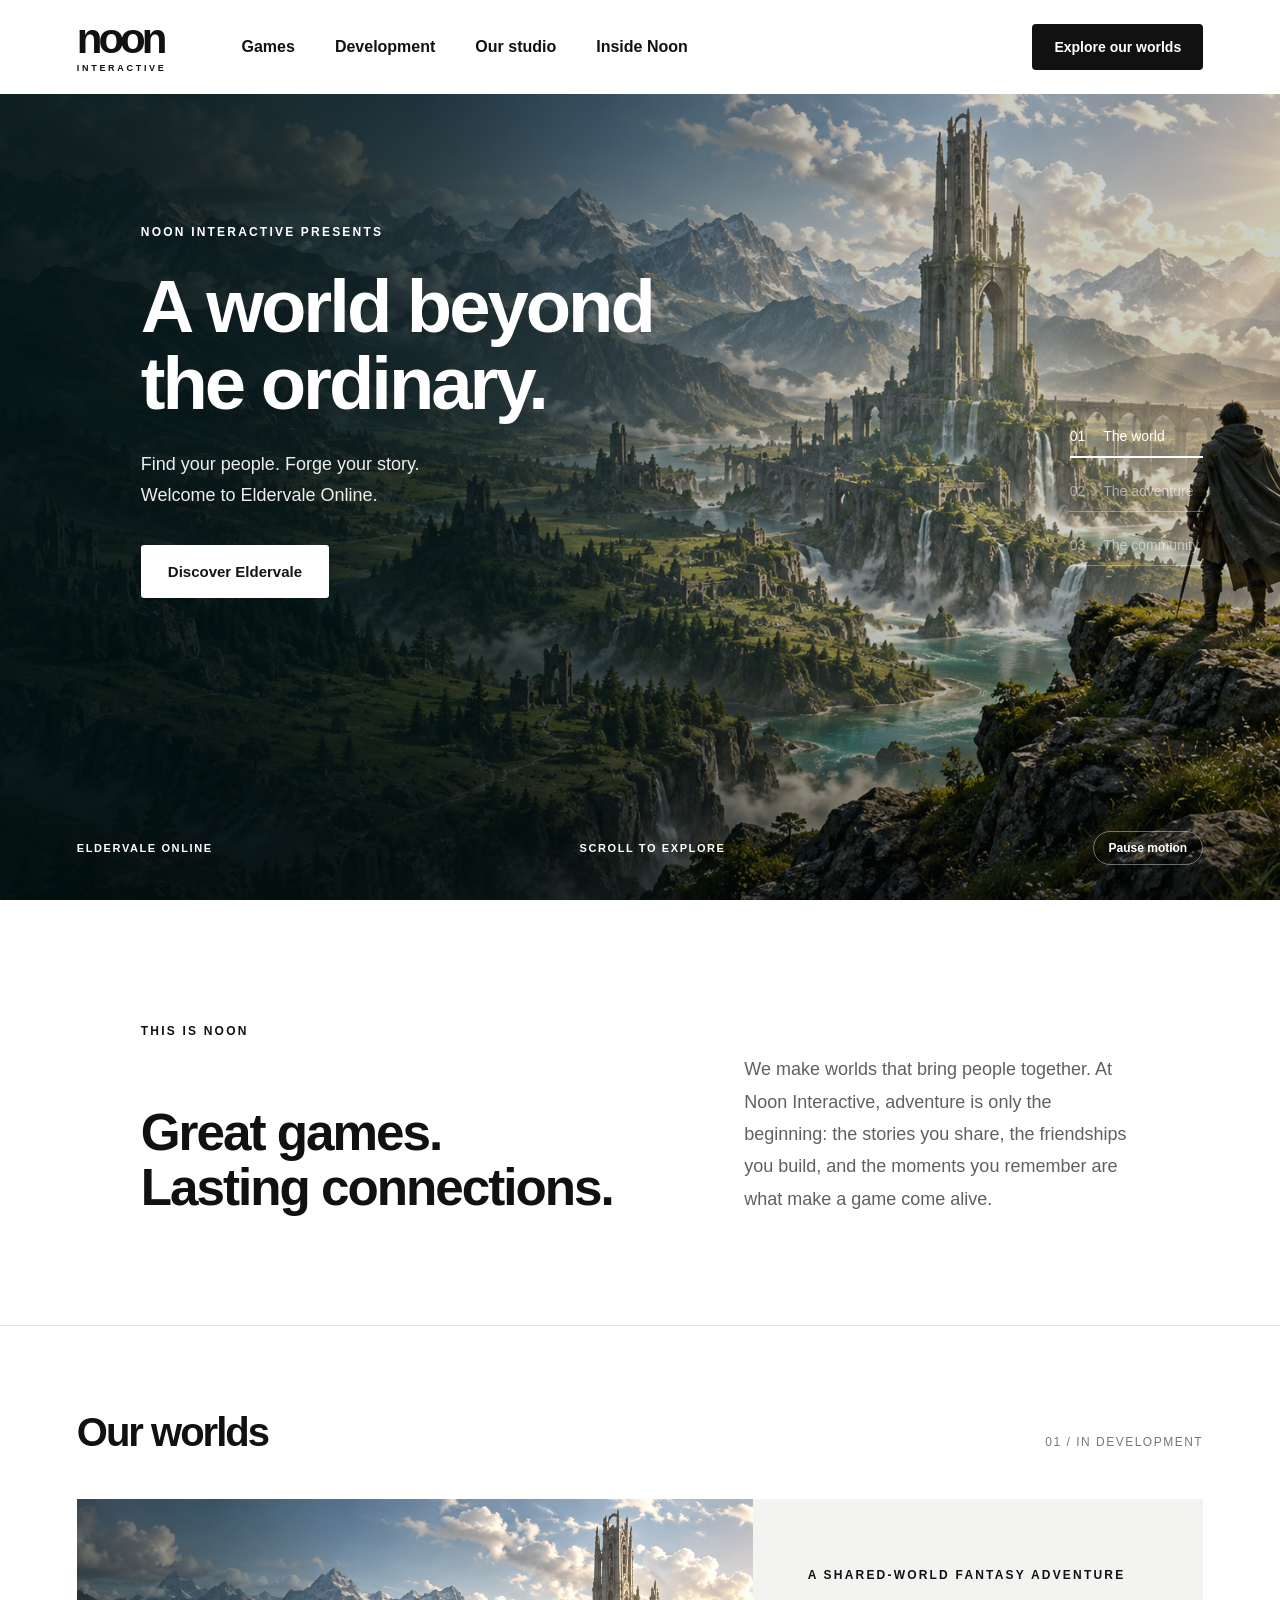
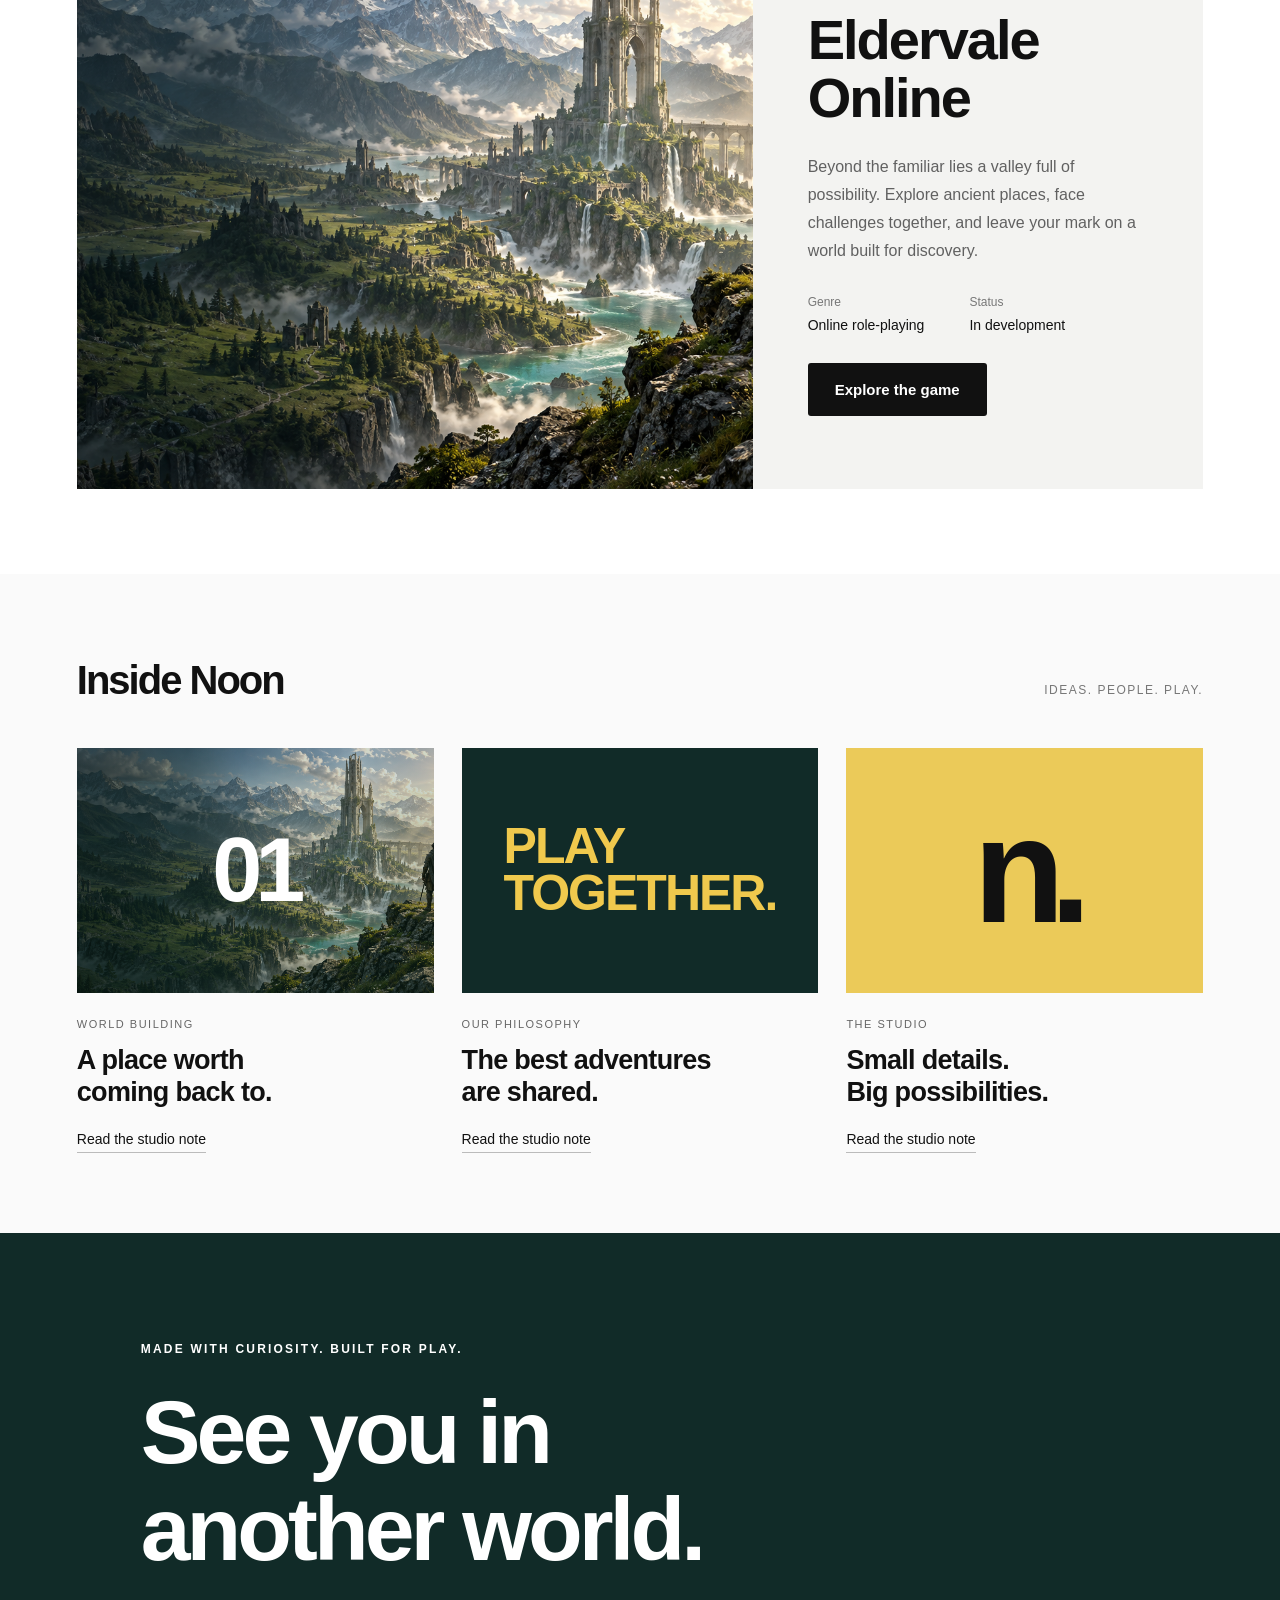
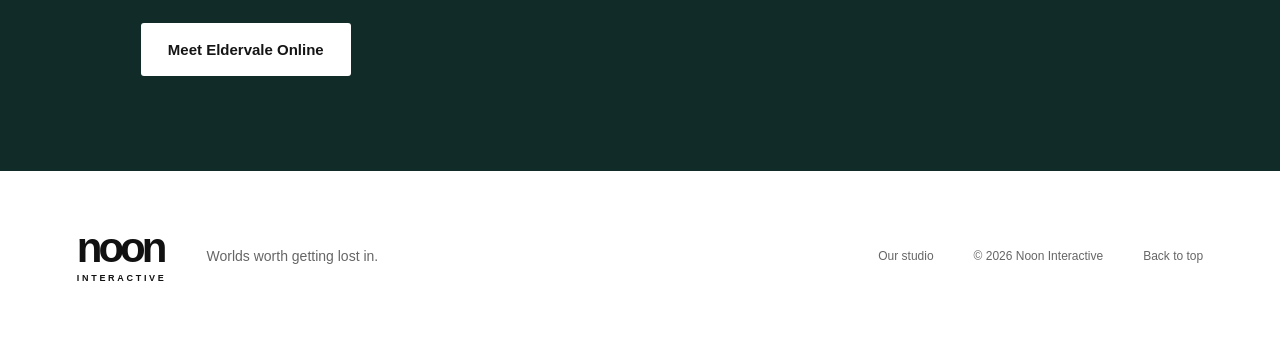
<file: index.html>
<!doctype html>
<html lang="en"><head><meta charset="utf-8"><meta name="viewport" content="width=device-width,initial-scale=1"><title>Noon Interactive — Worlds worth getting lost in</title><meta name="description" content="Discover Noon Interactive, the studio behind Eldervale Online. Explore our world and our approach to making games."><link rel="icon" type="image/svg+xml" href="data:image/svg+xml,%3Csvg xmlns='http://www.w3.org/2000/svg' viewBox='0 0 40 40'%3E%3Crect width='40' height='40' rx='8'/%3E%3Cpath d='M10 29V11h5l10 11V11h5v18h-5L15 18v11' fill='white'/%3E%3C/svg%3E"><link rel="stylesheet" href="style.css"><link rel="canonical" href="https://nooninteractive.com/"></head>
<body><header><a class="brand" href="#home" aria-label="Noon Interactive home">noon<span>INTERACTIVE</span></a><nav aria-label="Main navigation"><a href="#games">Games</a><a href="/eldervale/progress-tracker/">Development</a><a href="#studio">Our studio</a><a href="#journal">Inside Noon</a></nav><button class="menu" aria-label="Open navigation" aria-expanded="false">Menu</button><a class="header-cta" href="#games">Explore our worlds</a></header>
<main><section class="hero" id="home" aria-label="Eldervale Online showcase"><div class="hero-bg"></div><div class="hero-shade"></div><div class="hero-copy"><p class="eyebrow">NOON INTERACTIVE PRESENTS</p><h1>A world beyond<br>the ordinary.</h1><p class="hero-description">Find your people. Forge your story.<br>Welcome to Eldervale Online.</p><a class="button white" href="/eldervale/">Discover Eldervale</a></div><div class="slide-controls" aria-label="Showcase views"><button class="view active" data-view="0" aria-label="Show the world" aria-pressed="true">01 <span>The world</span></button><button class="view" data-view="1" aria-label="Show the adventure" aria-pressed="false">02 <span>The adventure</span></button><button class="view" data-view="2" aria-label="Show the community" aria-pressed="false">03 <span>The community</span></button></div><div class="hero-footer"><span>ELDERVALE ONLINE</span><span>SCROLL TO EXPLORE</span><button id="motion" aria-pressed="false" aria-label="Pause ambient motion">Pause motion</button></div></section>
<section class="intro" id="studio"><p class="eyebrow">THIS IS NOON</p><div><h2>Great games.<br>Lasting connections.</h2><p>We make worlds that bring people together. At Noon Interactive, adventure is only the beginning: the stories you share, the friendships you build, and the moments you remember are what make a game come alive.</p></div></section>
<section class="games" id="games"><div class="section-top"><h2>Our worlds</h2><span>01 / IN DEVELOPMENT</span></div><article class="game-feature"><div class="game-image" role="img" aria-label="The expansive fantasy landscape of Eldervale"></div><div class="game-copy"><p class="eyebrow">A SHARED-WORLD FANTASY ADVENTURE</p><h3>Eldervale<br>Online</h3><p>Beyond the familiar lies a valley full of possibility. Explore ancient places, face challenges together, and leave your mark on a world built for discovery.</p><dl><div><dt>Genre</dt><dd>Online role-playing</dd></div><div><dt>Status</dt><dd>In development</dd></div></dl><a class="button black" href="/eldervale/">Explore the game</a></div></article></section>
<section class="journal" id="journal"><div class="section-top"><h2>Inside Noon</h2><span>IDEAS. PEOPLE. PLAY.</span></div><div class="journal-grid"><button class="story" data-story="0"><span class="story-art landscape">01</span><span class="story-tag">WORLD BUILDING</span><h3>A place worth<br>coming back to.</h3><span class="read">Read the studio note</span></button><button class="story" data-story="1"><span class="story-art word-art">PLAY<br>TOGETHER.</span><span class="story-tag">OUR PHILOSOPHY</span><h3>The best adventures<br>are shared.</h3><span class="read">Read the studio note</span></button><button class="story" data-story="2"><span class="story-art yellow-art">n.</span><span class="story-tag">THE STUDIO</span><h3>Small details.<br>Big possibilities.</h3><span class="read">Read the studio note</span></button></div></section>
<section class="statement"><p class="eyebrow">MADE WITH CURIOSITY. BUILT FOR PLAY.</p><h2>See you in<br>another world.</h2><a class="button white" href="/eldervale/">Meet Eldervale Online</a></section></main><footer><a class="brand" href="#home">noon<span>INTERACTIVE</span></a><p>Worlds worth getting lost in.</p><a href="#studio">Our studio</a><span>© 2026 Noon Interactive</span><a href="#home">Back to top</a></footer>
<dialog id="detail"><button class="close" aria-label="Close details">Close</button><p class="eyebrow" id="dialog-label"></p><h2 id="dialog-title"></h2><div id="dialog-body"></div></dialog><script src="script.js"></script></body></html>
</file>
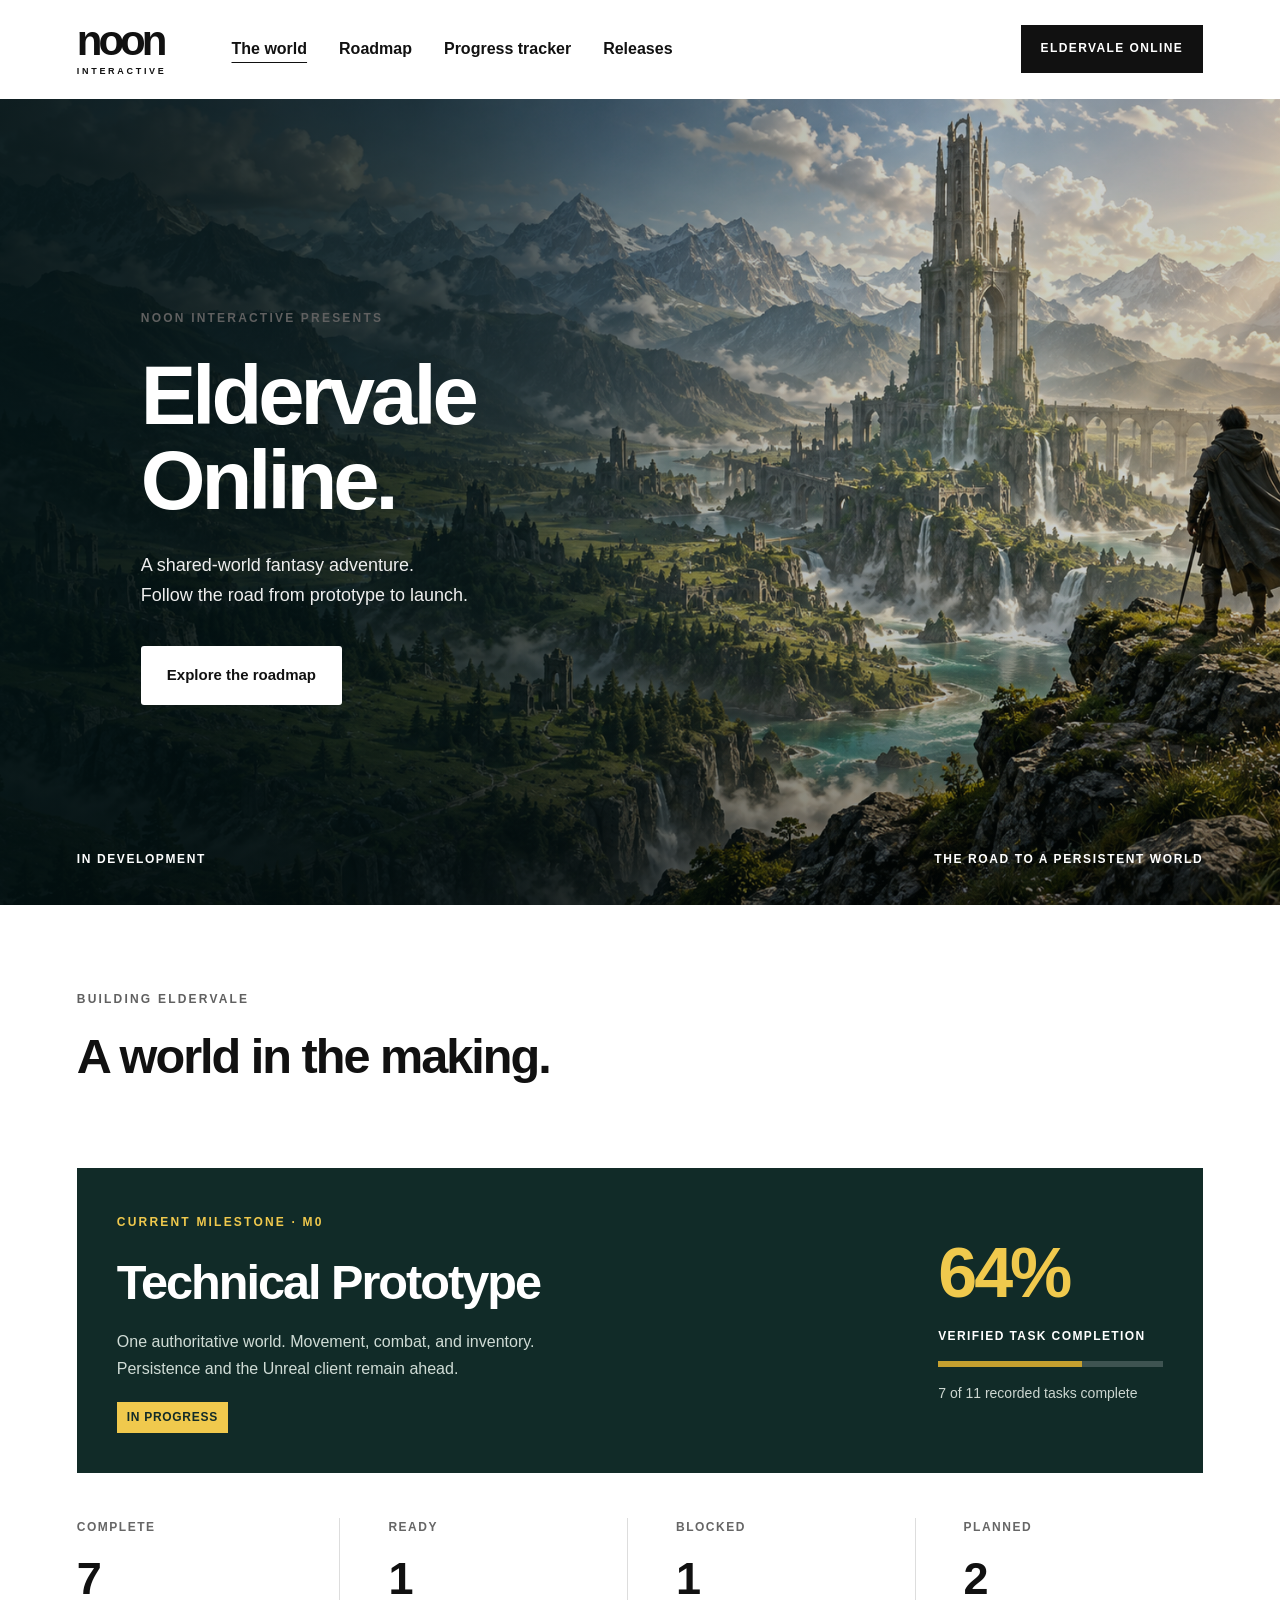
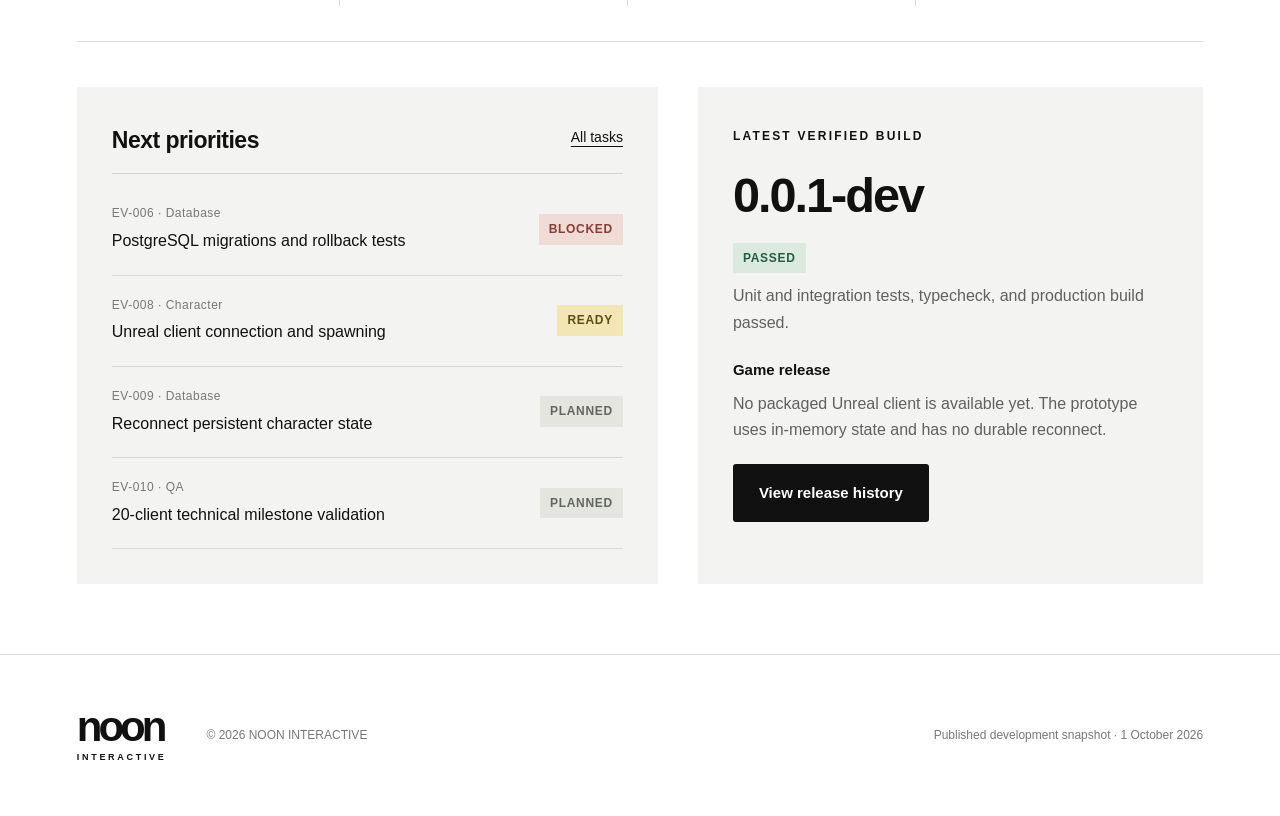
<file: eldervale/index.html>
<!doctype html><html lang="en"><head><meta charset="utf-8"><meta name="viewport" content="width=device-width, initial-scale=1"><title>The road to a persistent world · Eldervale Online</title><meta name="description" content="Eldervale Online · Development progress"><link rel="icon" href="/eldervale/favicon.svg"><link rel="stylesheet" href="/eldervale/style.css"><script src="/eldervale/app.js" defer></script><link rel="canonical" href="https://nooninteractive.com/eldervale/"></head><body><header class="site-header"><a class="brand" href="/" aria-label="Eldervale home">noon<span>INTERACTIVE</span></a><nav aria-label="Main navigation"><a href="/eldervale/" aria-current="page">The world</a><a href="/eldervale/progress-tracker/" >Roadmap</a><a href="/eldervale/tasks/" >Progress tracker</a><a href="/eldervale/releases/" >Releases</a></nav><span class="header-status">ELDERVALE ONLINE</span></header><main><section class="world-hero"><div class="world-copy"><p class="eyebrow">NOON INTERACTIVE PRESENTS</p><h1>Eldervale<br>Online.</h1><p class="world-description">A shared-world fantasy adventure.<br>Follow the road from prototype to launch.</p><a class="button white" href="/eldervale/progress-tracker/">Explore the roadmap</a></div><div class="world-footer"><span>IN DEVELOPMENT</span><span>THE ROAD TO A PERSISTENT WORLD</span></div></section><div class="section-heading"><p class="eyebrow">BUILDING ELDERVALE</p><h2>A world in the making.</h2></div><section class="hero"><div><span class="eyebrow">CURRENT MILESTONE · M0</span><h2>Technical Prototype</h2><p>One authoritative world. Movement, combat, and inventory.<br>Persistence and the Unreal client remain ahead.</p><span class="badge in_progress">IN PROGRESS</span></div><div class="hero-progress"><strong>64%</strong><span>VERIFIED TASK COMPLETION</span><div class="progress" role="progressbar" aria-label="Verified task completion" aria-valuenow="64" aria-valuemin="0" aria-valuemax="100"><i style="width:64%"></i></div><small>7 of 11 recorded tasks complete</small></div></section><div class="stats"><article><span>COMPLETE</span><strong>7</strong></article><article><span>READY</span><strong>1</strong></article><article><span>BLOCKED</span><strong>1</strong></article><article><span>PLANNED</span><strong>2</strong></article></div><div class="columns"><section class="panel"><div class="panel-title"><h3>Next priorities</h3><a href="/eldervale/tasks/">All tasks</a></div><a class="row" href="/eldervale/tasks/"><span><small>EV-006 · Database</small>PostgreSQL migrations and rollback tests</span><span class="badge blocked">BLOCKED</span></a><a class="row" href="/eldervale/tasks/"><span><small>EV-008 · Character</small>Unreal client connection and spawning</span><span class="badge ready">READY</span></a><a class="row" href="/eldervale/tasks/"><span><small>EV-009 · Database</small>Reconnect persistent character state</span><span class="badge planned">PLANNED</span></a><a class="row" href="/eldervale/tasks/"><span><small>EV-010 · QA</small>20-client technical milestone validation</span><span class="badge planned">PLANNED</span></a></section><section class="panel"><span class="eyebrow">LATEST VERIFIED BUILD</span><h2>0.0.1-dev</h2><span class="badge passed">PASSED</span><p>Unit and integration tests, typecheck, and production build passed.</p><h4>Game release</h4><p>No packaged Unreal client is available yet. The prototype uses in-memory state and has no durable reconnect.</p><a class="button" href="/eldervale/releases/">View release history</a></section></div><footer class="site-footer"><a class="brand" href="/">noon<span>INTERACTIVE</span></a><div>© 2026 NOON INTERACTIVE</div><div>Published development snapshot · 1 October 2026</div></footer></main></body></html>
</file>
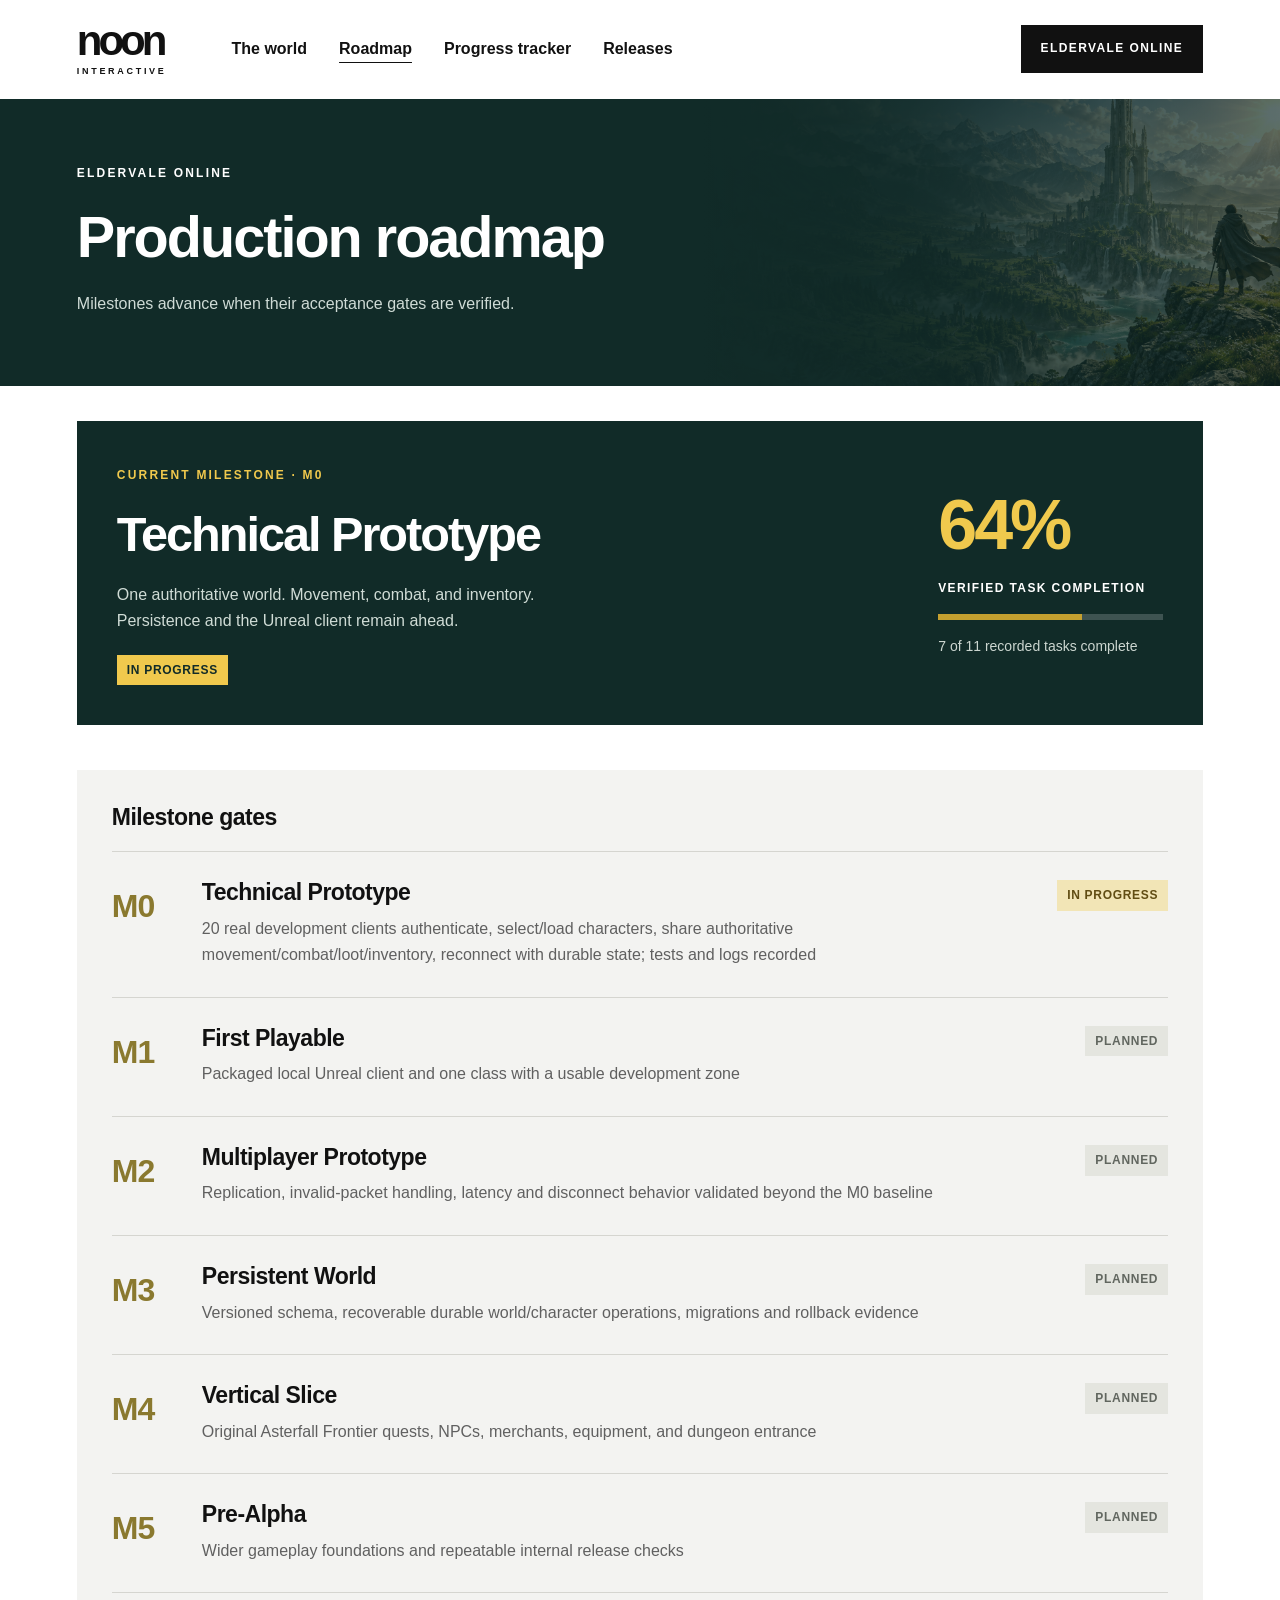
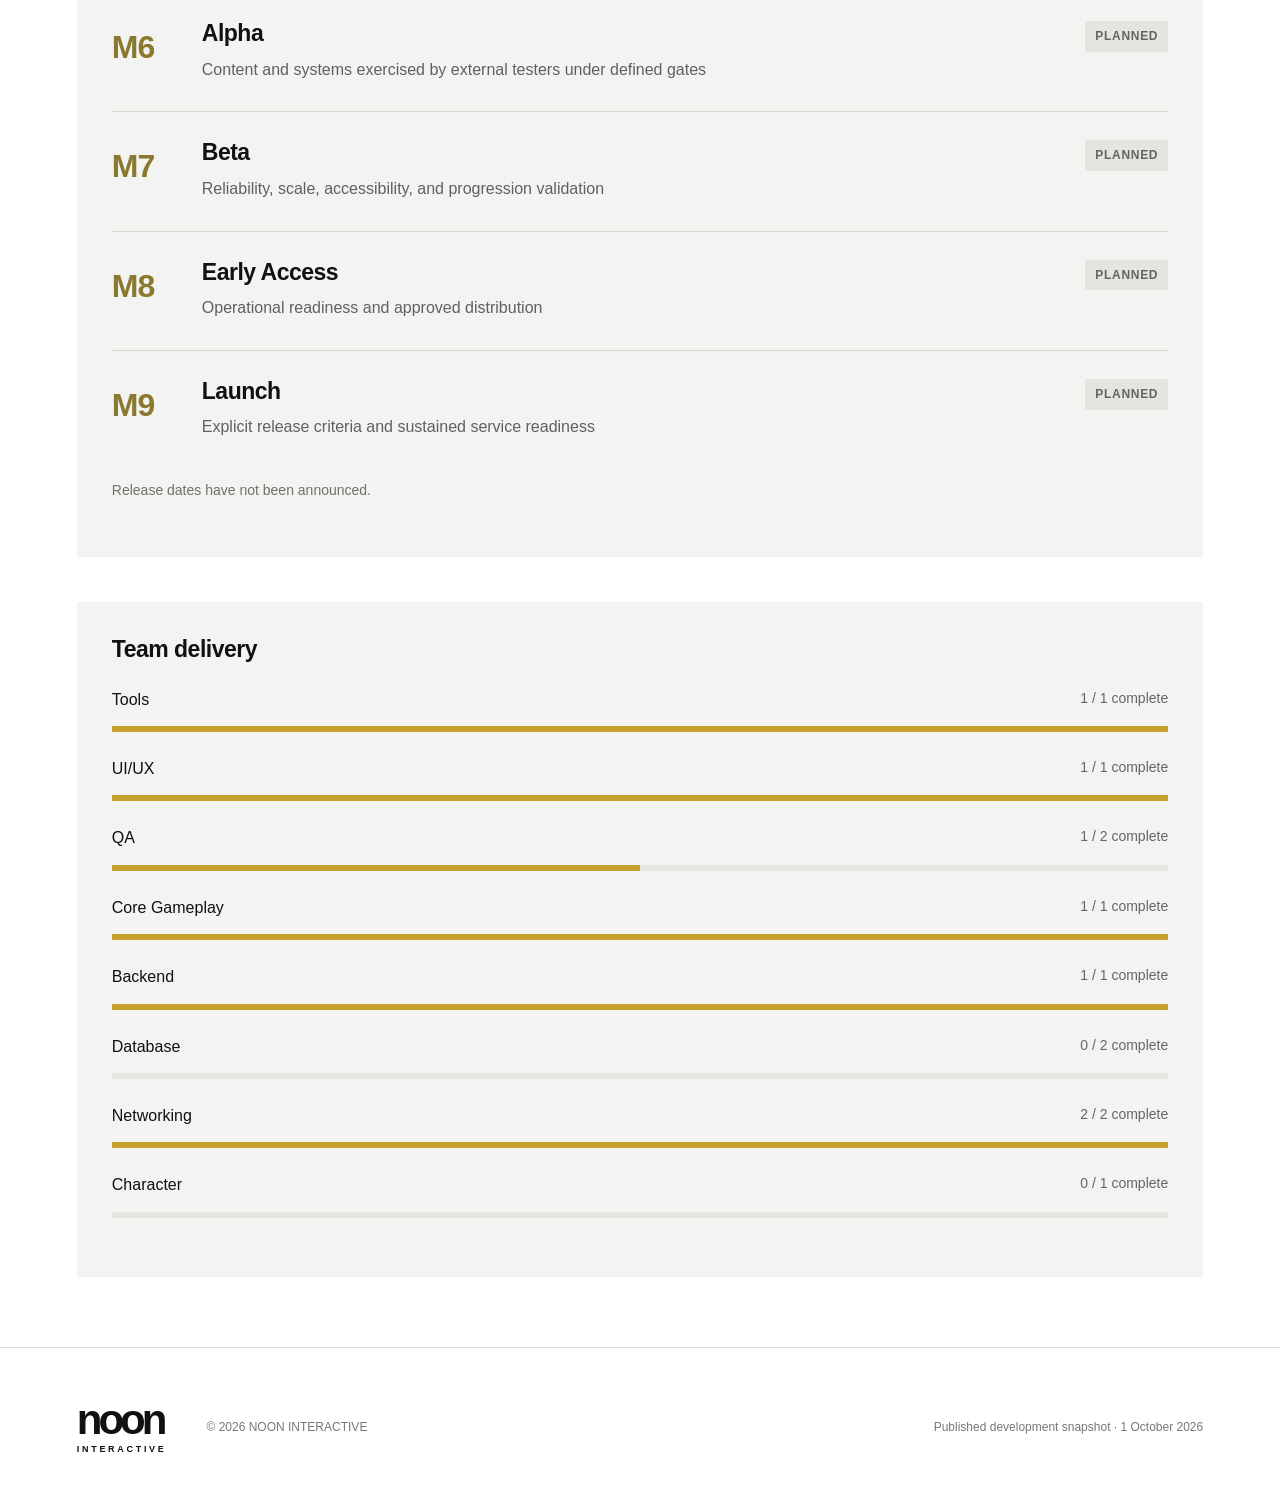
<file: eldervale/progress-tracker/index.html>
<!doctype html><html lang="en"><head><meta charset="utf-8"><meta name="viewport" content="width=device-width, initial-scale=1"><title>Production roadmap · Eldervale Online</title><meta name="description" content="Milestones advance when their acceptance gates are verified."><link rel="icon" href="/eldervale/favicon.svg"><link rel="stylesheet" href="/eldervale/style.css"><script src="/eldervale/app.js" defer></script><link rel="canonical" href="https://nooninteractive.com/eldervale/progress-tracker/"></head><body><header class="site-header"><a class="brand" href="/" aria-label="Eldervale home">noon<span>INTERACTIVE</span></a><nav aria-label="Main navigation"><a href="/eldervale/" >The world</a><a href="/eldervale/progress-tracker/" aria-current="page">Roadmap</a><a href="/eldervale/tasks/" >Progress tracker</a><a href="/eldervale/releases/" >Releases</a></nav><span class="header-status">ELDERVALE ONLINE</span></header><main><section class="page-title"><div class="eyebrow">ELDERVALE ONLINE</div><h1>Production roadmap</h1><p>Milestones advance when their acceptance gates are verified.</p></section><section class="hero"><div><span class="eyebrow">CURRENT MILESTONE · M0</span><h2>Technical Prototype</h2><p>One authoritative world. Movement, combat, and inventory.<br>Persistence and the Unreal client remain ahead.</p><span class="badge in_progress">IN PROGRESS</span></div><div class="hero-progress"><strong>64%</strong><span>VERIFIED TASK COMPLETION</span><div class="progress" role="progressbar" aria-label="Verified task completion" aria-valuenow="64" aria-valuemin="0" aria-valuemax="100"><i style="width:64%"></i></div><small>7 of 11 recorded tasks complete</small></div></section><section class="panel roadmap"><h3>Milestone gates</h3><div class="milestone"><span class="milestone-index">M0</span><div><h3>Technical Prototype</h3><p>20 real development clients authenticate, select/load characters, share authoritative movement/combat/loot/inventory, reconnect with durable state; tests and logs recorded</p></div><span class="badge in_progress">IN PROGRESS</span></div><div class="milestone"><span class="milestone-index">M1</span><div><h3>First Playable</h3><p>Packaged local Unreal client and one class with a usable development zone</p></div><span class="badge planned">PLANNED</span></div><div class="milestone"><span class="milestone-index">M2</span><div><h3>Multiplayer Prototype</h3><p>Replication, invalid-packet handling, latency and disconnect behavior validated beyond the M0 baseline</p></div><span class="badge planned">PLANNED</span></div><div class="milestone"><span class="milestone-index">M3</span><div><h3>Persistent World</h3><p>Versioned schema, recoverable durable world/character operations, migrations and rollback evidence</p></div><span class="badge planned">PLANNED</span></div><div class="milestone"><span class="milestone-index">M4</span><div><h3>Vertical Slice</h3><p>Original Asterfall Frontier quests, NPCs, merchants, equipment, and dungeon entrance</p></div><span class="badge planned">PLANNED</span></div><div class="milestone"><span class="milestone-index">M5</span><div><h3>Pre-Alpha</h3><p>Wider gameplay foundations and repeatable internal release checks</p></div><span class="badge planned">PLANNED</span></div><div class="milestone"><span class="milestone-index">M6</span><div><h3>Alpha</h3><p>Content and systems exercised by external testers under defined gates</p></div><span class="badge planned">PLANNED</span></div><div class="milestone"><span class="milestone-index">M7</span><div><h3>Beta</h3><p>Reliability, scale, accessibility, and progression validation</p></div><span class="badge planned">PLANNED</span></div><div class="milestone"><span class="milestone-index">M8</span><div><h3>Early Access</h3><p>Operational readiness and approved distribution</p></div><span class="badge planned">PLANNED</span></div><div class="milestone"><span class="milestone-index">M9</span><div><h3>Launch</h3><p>Explicit release criteria and sustained service readiness</p></div><span class="badge planned">PLANNED</span></div><p class="muted">Release dates have not been announced.</p></section><section class="panel"><h3>Team delivery</h3><div class="team"><div>Tools<small>1 / 1 complete</small></div><div class="progress"><i style="width:100%"></i></div></div><div class="team"><div>UI/UX<small>1 / 1 complete</small></div><div class="progress"><i style="width:100%"></i></div></div><div class="team"><div>QA<small>1 / 2 complete</small></div><div class="progress"><i style="width:50%"></i></div></div><div class="team"><div>Core Gameplay<small>1 / 1 complete</small></div><div class="progress"><i style="width:100%"></i></div></div><div class="team"><div>Backend<small>1 / 1 complete</small></div><div class="progress"><i style="width:100%"></i></div></div><div class="team"><div>Database<small>0 / 2 complete</small></div><div class="progress"><i style="width:0%"></i></div></div><div class="team"><div>Networking<small>2 / 2 complete</small></div><div class="progress"><i style="width:100%"></i></div></div><div class="team"><div>Character<small>0 / 1 complete</small></div><div class="progress"><i style="width:0%"></i></div></div></section><footer class="site-footer"><a class="brand" href="/">noon<span>INTERACTIVE</span></a><div>© 2026 NOON INTERACTIVE</div><div>Published development snapshot · 1 October 2026</div></footer></main></body></html>
</file>
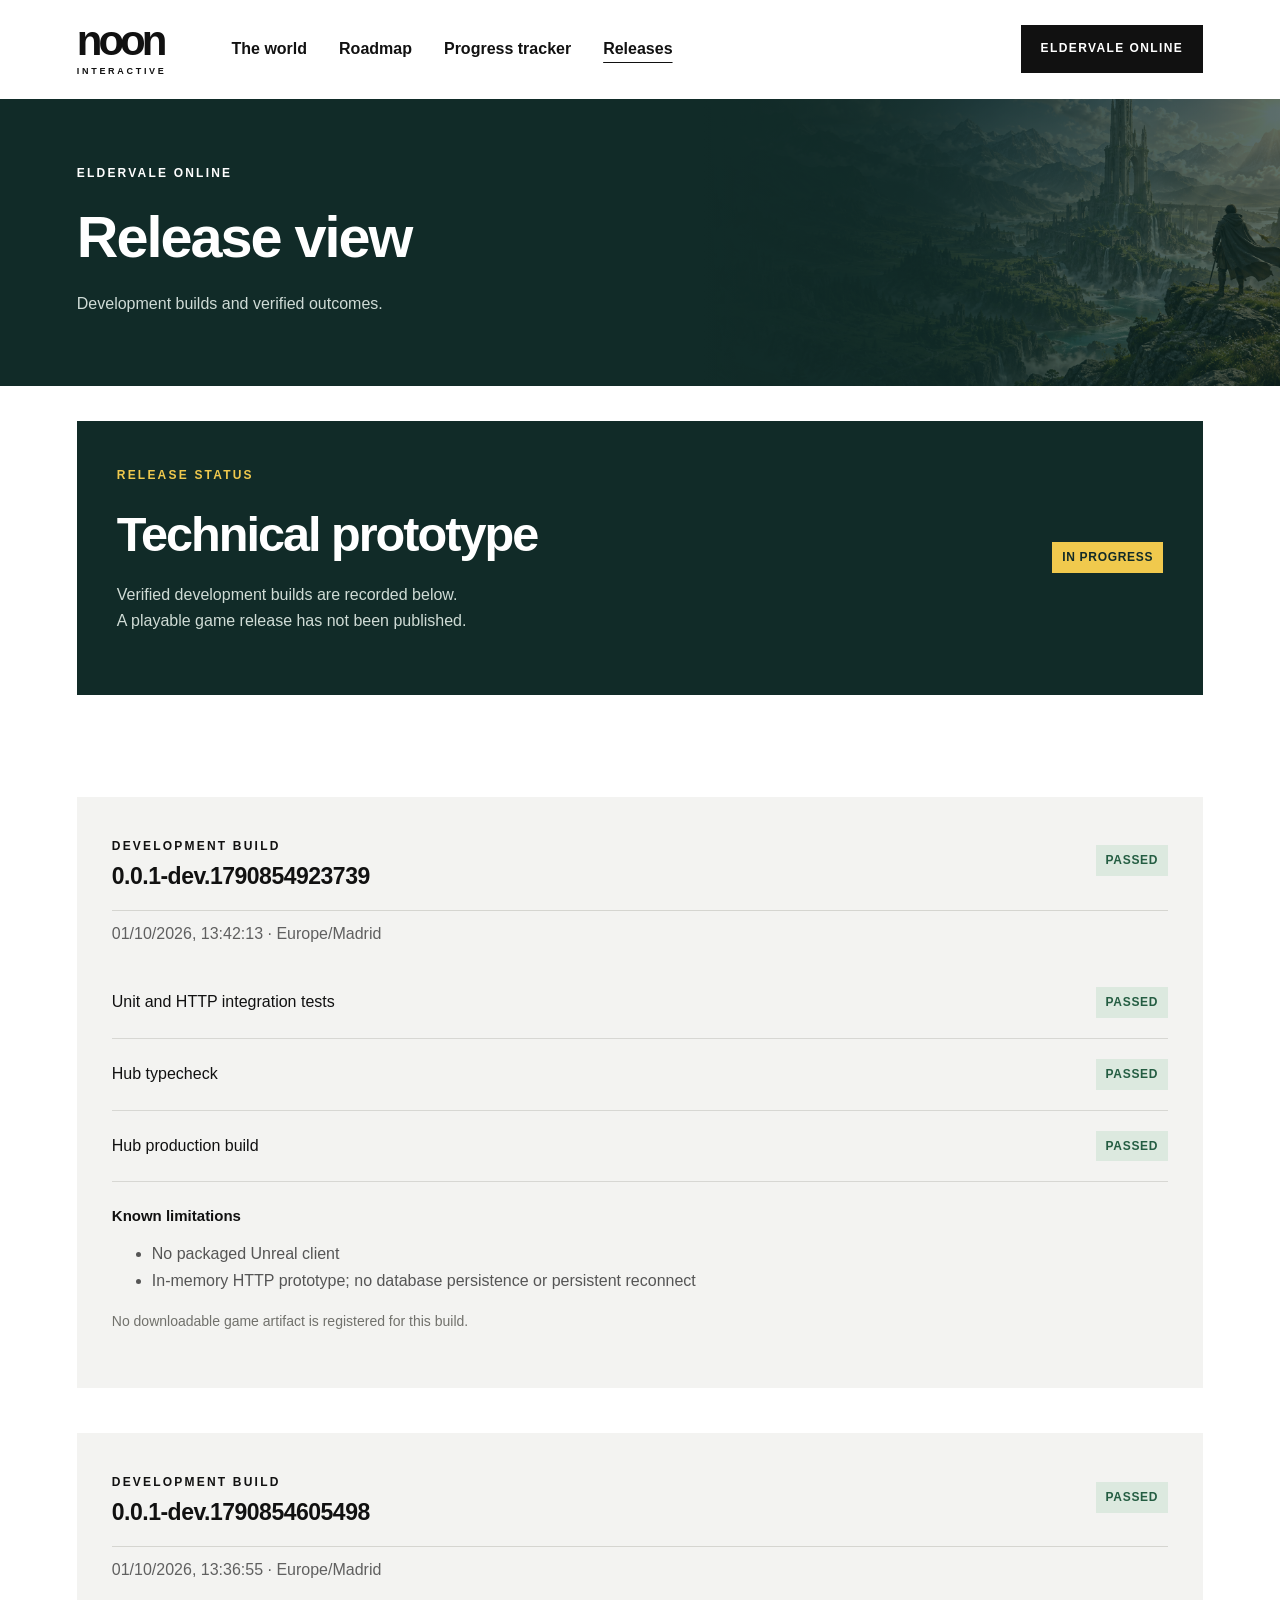
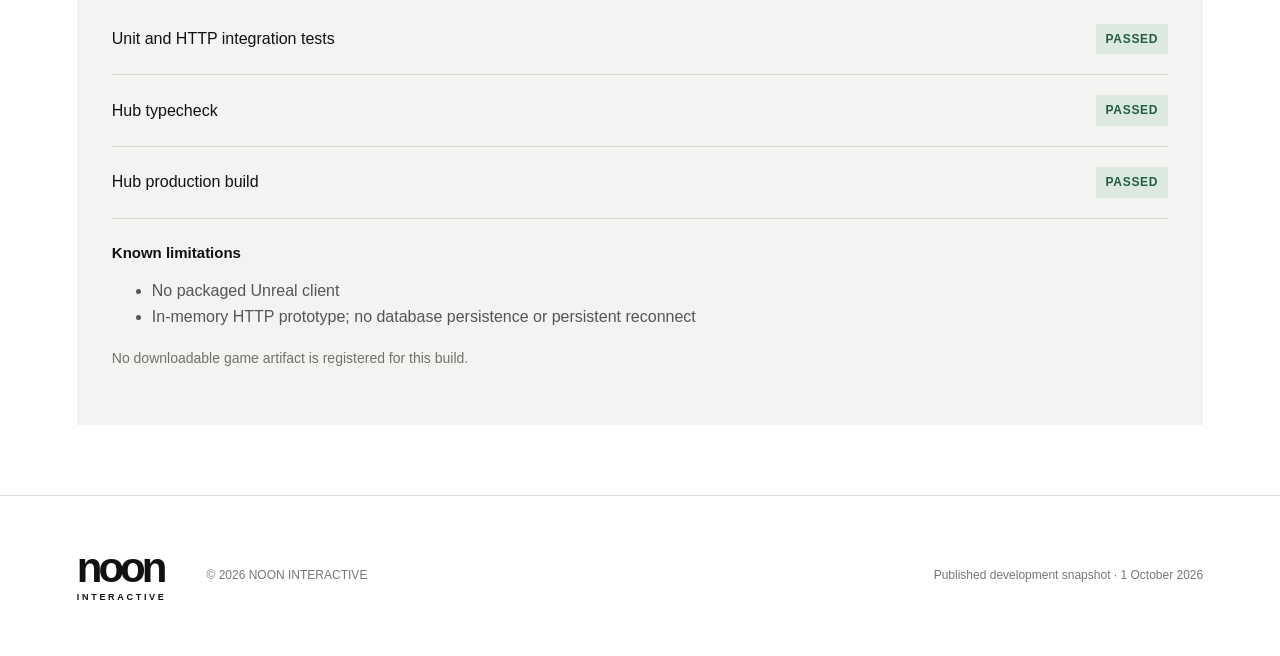
<file: eldervale/releases/index.html>
<!doctype html><html lang="en"><head><meta charset="utf-8"><meta name="viewport" content="width=device-width, initial-scale=1"><title>Release view · Eldervale Online</title><meta name="description" content="Development builds and verified outcomes."><link rel="icon" href="/eldervale/favicon.svg"><link rel="stylesheet" href="/eldervale/style.css"><script src="/eldervale/app.js" defer></script><link rel="canonical" href="https://nooninteractive.com/eldervale/releases/"></head><body><header class="site-header"><a class="brand" href="/" aria-label="Eldervale home">noon<span>INTERACTIVE</span></a><nav aria-label="Main navigation"><a href="/eldervale/" >The world</a><a href="/eldervale/progress-tracker/" >Roadmap</a><a href="/eldervale/tasks/" >Progress tracker</a><a href="/eldervale/releases/" aria-current="page">Releases</a></nav><span class="header-status">ELDERVALE ONLINE</span></header><main><section class="page-title"><div class="eyebrow">ELDERVALE ONLINE</div><h1>Release view</h1><p>Development builds and verified outcomes.</p></section><section class="hero"><div><span class="eyebrow">RELEASE STATUS</span><h2>Technical prototype</h2><p>Verified development builds are recorded below.<br>A playable game release has not been published.</p></div><span class="badge in_progress">IN PROGRESS</span></section><div style="height:22px"></div><article class="panel"><div class="panel-title"><div><span class="eyebrow">DEVELOPMENT BUILD</span><h3>0.0.1-dev.1790854923739</h3></div><span class="badge passed">PASSED</span></div><p>01/10/2026, 13:42:13 · Europe/Madrid</p><div class="row"><span>Unit and HTTP integration tests</span><span class="badge passed">PASSED</span></div><div class="row"><span>Hub typecheck</span><span class="badge passed">PASSED</span></div><div class="row"><span>Hub production build</span><span class="badge passed">PASSED</span></div><h4>Known limitations</h4><ul><li>No packaged Unreal client</li><li>In-memory HTTP prototype; no database persistence or persistent reconnect</li></ul><p class="muted">No downloadable game artifact is registered for this build.</p></article><article class="panel"><div class="panel-title"><div><span class="eyebrow">DEVELOPMENT BUILD</span><h3>0.0.1-dev.1790854605498</h3></div><span class="badge passed">PASSED</span></div><p>01/10/2026, 13:36:55 · Europe/Madrid</p><div class="row"><span>Unit and HTTP integration tests</span><span class="badge passed">PASSED</span></div><div class="row"><span>Hub typecheck</span><span class="badge passed">PASSED</span></div><div class="row"><span>Hub production build</span><span class="badge passed">PASSED</span></div><h4>Known limitations</h4><ul><li>No packaged Unreal client</li><li>In-memory HTTP prototype; no database persistence or persistent reconnect</li></ul><p class="muted">No downloadable game artifact is registered for this build.</p></article><footer class="site-footer"><a class="brand" href="/">noon<span>INTERACTIVE</span></a><div>© 2026 NOON INTERACTIVE</div><div>Published development snapshot · 1 October 2026</div></footer></main></body></html>
</file>
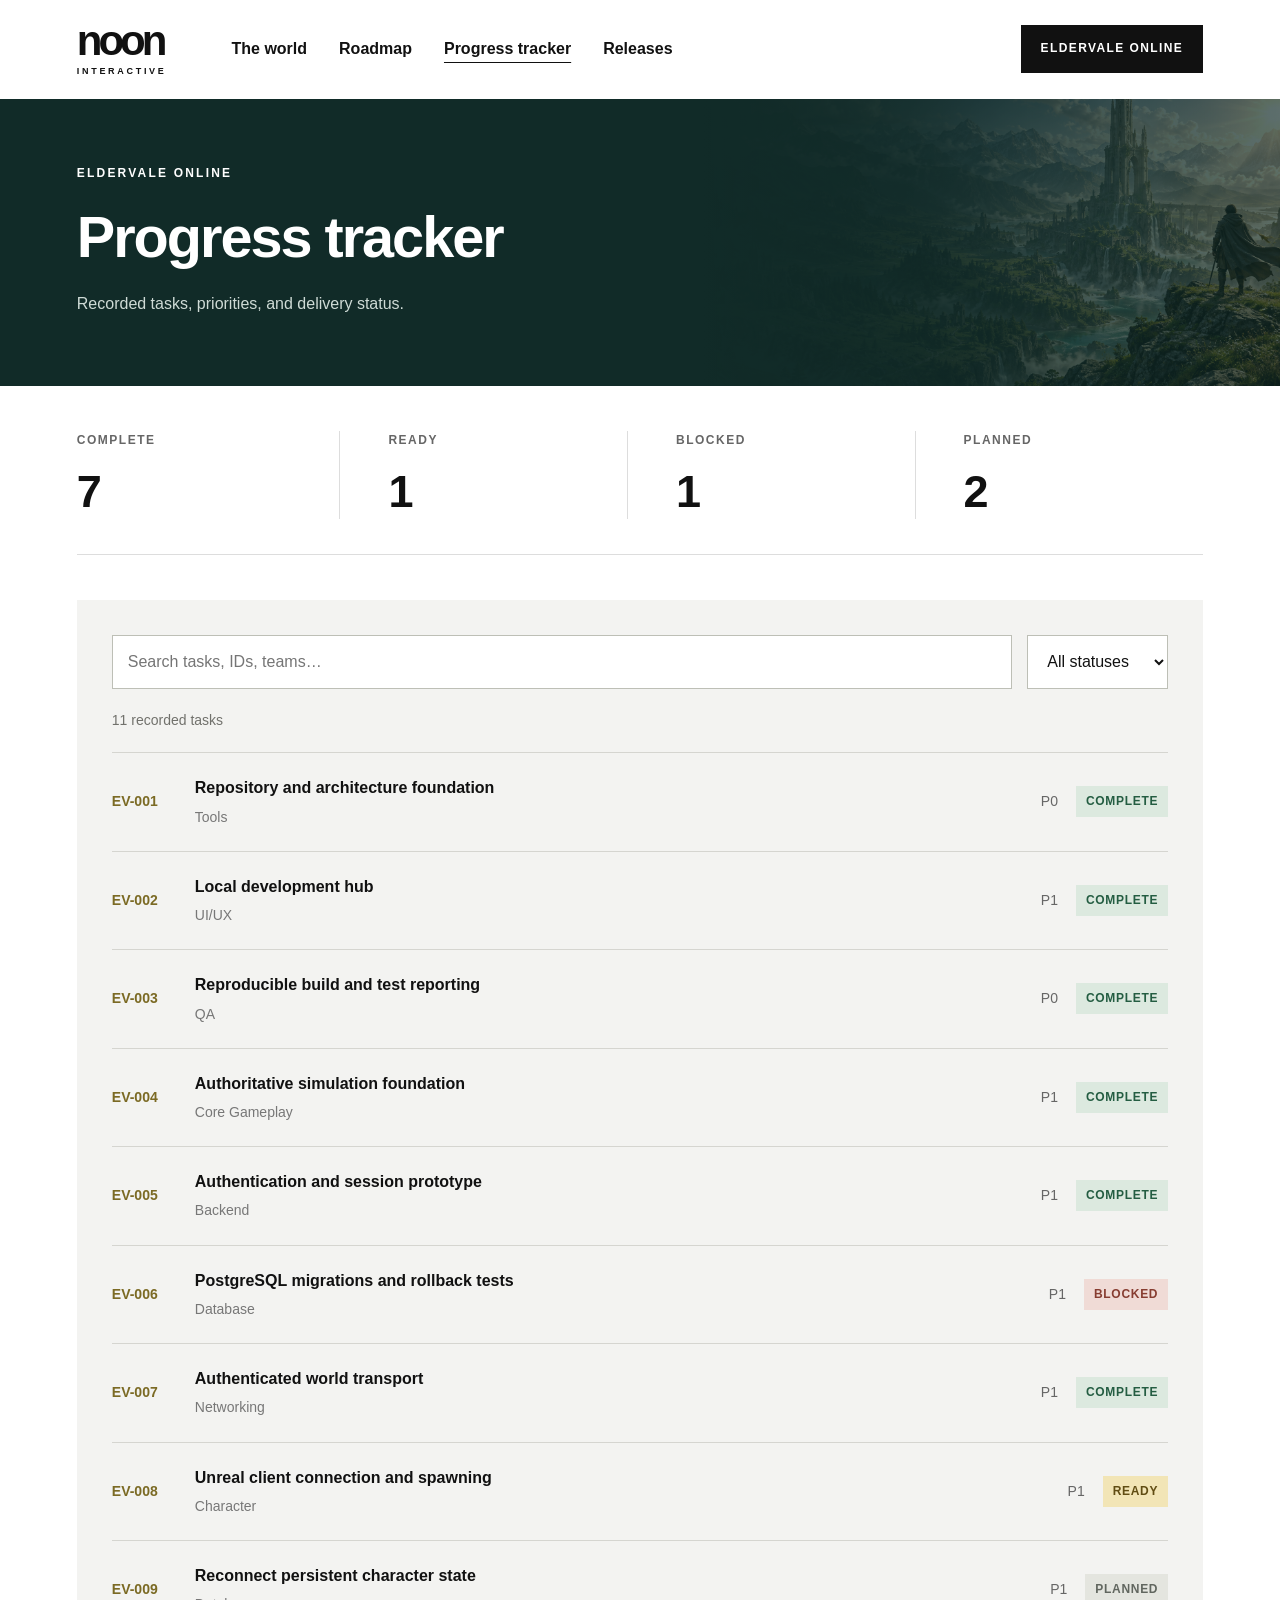
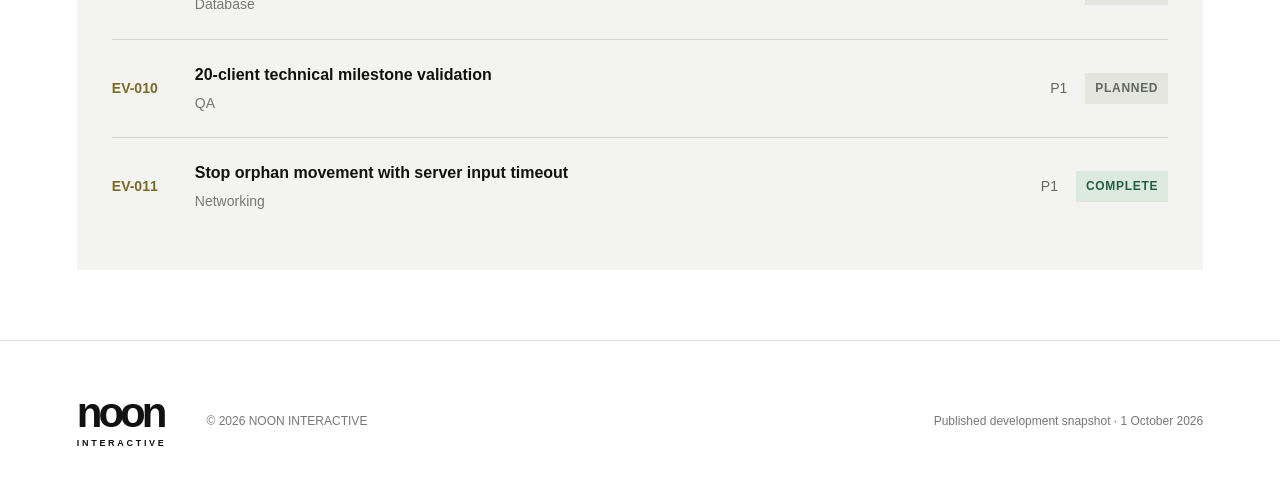
<file: eldervale/tasks/index.html>
<!doctype html><html lang="en"><head><meta charset="utf-8"><meta name="viewport" content="width=device-width, initial-scale=1"><title>Progress tracker · Eldervale Online</title><meta name="description" content="Recorded tasks, priorities, and delivery status."><link rel="icon" href="/eldervale/favicon.svg"><link rel="stylesheet" href="/eldervale/style.css"><script src="/eldervale/app.js" defer></script><link rel="canonical" href="https://nooninteractive.com/eldervale/tasks/"></head><body><header class="site-header"><a class="brand" href="/" aria-label="Eldervale home">noon<span>INTERACTIVE</span></a><nav aria-label="Main navigation"><a href="/eldervale/" >The world</a><a href="/eldervale/progress-tracker/" >Roadmap</a><a href="/eldervale/tasks/" aria-current="page">Progress tracker</a><a href="/eldervale/releases/" >Releases</a></nav><span class="header-status">ELDERVALE ONLINE</span></header><main><section class="page-title"><div class="eyebrow">ELDERVALE ONLINE</div><h1>Progress tracker</h1><p>Recorded tasks, priorities, and delivery status.</p></section><div class="stats"><article><span>COMPLETE</span><strong>7</strong></article><article><span>READY</span><strong>1</strong></article><article><span>BLOCKED</span><strong>1</strong></article><article><span>PLANNED</span><strong>2</strong></article></div><section class="panel"><div class="filters"><input id="search" aria-label="Search tasks" placeholder="Search tasks, IDs, teams…"><select id="status" aria-label="Task status"><option value="ALL">All statuses</option><option>COMPLETE</option><option>READY</option><option>BLOCKED</option><option>PLANNED</option></select></div><p id="count" class="muted">11 recorded tasks</p><details class="task" data-search="ev-001 repository and architecture foundation tools" data-status="COMPLETE"><summary><span class="task-id">EV-001</span><span class="task-name">Repository and architecture foundation<small>Tools</small></span><span class="priority">P0</span><span class="badge complete">COMPLETE</span></summary><div class="task-body"><h4>Acceptance criteria</h4><ul><li>Documentation reflects actual implementation</li><li>Source tracked in a feature branch</li></ul><p>Dependencies: None</p></div></details><details class="task" data-search="ev-002 local development hub ui/ux" data-status="COMPLETE"><summary><span class="task-id">EV-002</span><span class="task-name">Local development hub<small>UI/UX</small></span><span class="priority">P1</span><span class="badge complete">COMPLETE</span></summary><div class="task-body"><h4>Acceptance criteria</h4><ul><li>Production build and typecheck pass</li><li>All requested routes respond</li><li>Task filtering and real event feed work</li></ul><p>Dependencies: EV-001</p></div></details><details class="task" data-search="ev-003 reproducible build and test reporting qa" data-status="COMPLETE"><summary><span class="task-id">EV-003</span><span class="task-name">Reproducible build and test reporting<small>QA</small></span><span class="priority">P0</span><span class="badge complete">COMPLETE</span></summary><div class="task-body"><h4>Acceptance criteria</h4><ul><li>World and registry tests pass</li><li>Failed steps cannot register as passed</li><li>Hub build results recorded</li></ul><p>Dependencies: EV-001</p></div></details><details class="task" data-search="ev-004 authoritative simulation foundation core gameplay" data-status="COMPLETE"><summary><span class="task-id">EV-004</span><span class="task-name">Authoritative simulation foundation<small>Core Gameplay</small></span><span class="priority">P1</span><span class="badge complete">COMPLETE</span></summary><div class="task-body"><h4>Acceptance criteria</h4><ul><li>Bounded server-timed movement</li><li>Attack range and cooldown enforced</li><li>Loot owner validation and no duplication on replay</li><li>Inventory full leaves loot intact</li></ul><p>Dependencies: EV-001</p></div></details><details class="task" data-search="ev-005 authentication and session prototype backend" data-status="COMPLETE"><summary><span class="task-id">EV-005</span><span class="task-name">Authentication and session prototype<small>Backend</small></span><span class="priority">P1</span><span class="badge complete">COMPLETE</span></summary><div class="task-body"><h4>Acceptance criteria</h4><ul><li>No plaintext password storage</li><li>Session expiration and invalid credentials tested</li><li>Local-only API validates and rate limits inputs</li></ul><p>Dependencies: EV-003</p></div></details><details class="task" data-search="ev-006 postgresql migrations and rollback tests database" data-status="BLOCKED"><summary><span class="task-id">EV-006</span><span class="task-name">PostgreSQL migrations and rollback tests<small>Database</small></span><span class="priority">P1</span><span class="badge blocked">BLOCKED</span></summary><div class="task-body"><h4>Acceptance criteria</h4><ul><li>Migrations apply to clean database</li><li>Save/load and rollback integration tests pass</li></ul><p>Dependencies: None</p></div></details><details class="task" data-search="ev-007 authenticated world transport networking" data-status="COMPLETE"><summary><span class="task-id">EV-007</span><span class="task-name">Authenticated world transport<small>Networking</small></span><span class="priority">P1</span><span class="badge complete">COMPLETE</span></summary><div class="task-body"><h4>Acceptance criteria</h4><ul><li>20 distinct authenticated HTTP clients see one shared world</li><li>Malformed packets and foreign origins rejected</li><li>Logout and session expiry remove actors</li></ul><p>Dependencies: EV-005, EV-004</p></div></details><details class="task" data-search="ev-008 unreal client connection and spawning character" data-status="READY"><summary><span class="task-id">EV-008</span><span class="task-name">Unreal client connection and spawning<small>Character</small></span><span class="priority">P1</span><span class="badge ready">READY</span></summary><div class="task-body"><h4>Acceptance criteria</h4><ul><li>Client builds with verified toolchain</li><li>Authenticates and spawns a replicated player</li></ul><p>Dependencies: EV-007</p></div></details><details class="task" data-search="ev-009 reconnect persistent character state database" data-status="PLANNED"><summary><span class="task-id">EV-009</span><span class="task-name">Reconnect persistent character state<small>Database</small></span><span class="priority">P1</span><span class="badge planned">PLANNED</span></summary><div class="task-body"><h4>Acceptance criteria</h4><ul><li>State survives server restart</li><li>Concurrent and replayed transactions cannot duplicate items</li></ul><p>Dependencies: EV-006, EV-007</p></div></details><details class="task" data-search="ev-010 20-client technical milestone validation qa" data-status="PLANNED"><summary><span class="task-id">EV-010</span><span class="task-name">20-client technical milestone validation<small>QA</small></span><span class="priority">P1</span><span class="badge planned">PLANNED</span></summary><div class="task-body"><h4>Acceptance criteria</h4><ul><li>20 clients connect, move, fight, loot and reconnect</li><li>Tick and latency evidence recorded</li></ul><p>Dependencies: EV-008, EV-009</p></div></details><details class="task" data-search="ev-011 stop orphan movement with server input timeout networking" data-status="COMPLETE"><summary><span class="task-id">EV-011</span><span class="task-name">Stop orphan movement with server input timeout<small>Networking</small></span><span class="priority">P1</span><span class="badge complete">COMPLETE</span></summary><div class="task-body"><h4>Acceptance criteria</h4><ul><li>Movement stops after bounded input silence</li><li>Replayed commands cannot extend lease</li><li>Fresh movement command renews lease</li><li>Auth session remains valid after movement timeout</li></ul><p>Dependencies: EV-007</p></div></details><p id="empty" hidden>No matching tasks.</p></section><footer class="site-footer"><a class="brand" href="/">noon<span>INTERACTIVE</span></a><div>© 2026 NOON INTERACTIVE</div><div>Published development snapshot · 1 October 2026</div></footer></main></body></html>
</file>
<file: style.css>
*{box-sizing:border-box}html{scroll-behavior:smooth;scroll-padding-top:90px}body{margin:0;font-family:Arial,Helvetica,sans-serif;color:#111;background:#fff}button,a{-webkit-tap-highlight-color:transparent}a{color:inherit;text-decoration:none}button{font:inherit;cursor:pointer}a:focus-visible,button:focus-visible{outline:3px solid #b8982e;outline-offset:5px}header{height:94px;display:flex;align-items:center;padding:0 6%;gap:75px;background:#fff;position:relative;z-index:10}.brand{font-size:42px;letter-spacing:-4px;font-weight:900;line-height:.8;display:inline-flex;flex-direction:column}.brand span{font-size:9px;letter-spacing:2.7px;margin-top:10px}nav{display:flex;gap:40px;font-size:16px;font-weight:700}nav a:hover{text-decoration:underline;text-underline-offset:8px}.header-cta{margin-left:auto;background:#111;color:white;padding:15px 22px;border-radius:4px;font-weight:700;font-size:14px}.menu{display:none}.hero{height:calc(100svh - 94px);min-height:620px;max-height:1000px;position:relative;color:white;overflow:hidden;background:#18342c}.hero-bg{position:absolute;inset:0;background:url('eldervale.png') center/cover;animation:drift 25s ease-in-out infinite alternate}.hero-shade{position:absolute;inset:0;background:linear-gradient(90deg,rgba(3,19,20,.78),rgba(5,20,19,.2) 70%),linear-gradient(0deg,rgba(0,0,0,.45),transparent 40%)}.hero-copy{position:relative;padding:clamp(100px,13vh,180px) 11%;max-width:1100px}.eyebrow{font-size:12px;letter-spacing:2.2px;font-weight:700;line-height:1.6}.hero h1{font-size:clamp(48px,5.8vw,86px);letter-spacing:-3px;line-height:1.03;margin:27px 0}.hero-description{font-size:18px;line-height:1.7;color:#eee;margin:0 0 35px}.button{display:inline-block;padding:18px 27px;border:0;border-radius:3px;font-size:15px;font-weight:700}.white{background:#fff;color:#151515}.black{background:#111;color:white}.button:hover{background:#f0c94d;color:#111}.slide-controls{position:absolute;right:6%;top:40%;display:flex;flex-direction:column;gap:13px}.view{background:none;border:0;border-bottom:1px solid #ffffff50;color:#ffffff80;padding:12px 0;text-align:left;font-size:14px}.view span{display:inline-block;width:100px;margin-left:14px}.view.active{color:white;border-bottom:2px solid white}.hero-footer{position:absolute;bottom:35px;left:6%;right:6%;display:flex;justify-content:space-between;align-items:center;font-size:11px;letter-spacing:1.6px;font-weight:700}.hero-footer button{background:none;border:1px solid #ffffff65;color:white;border-radius:30px;padding:9px 15px;font-size:12px;letter-spacing:0}.intro{padding:110px 11%;border-bottom:1px solid #e1e1e1}.intro>div{display:grid;grid-template-columns:1.3fr 1fr;gap:90px;align-items:end}h2{font-size:clamp(36px,4vw,58px);line-height:1.08;letter-spacing:-2px;margin:22px 0 0}.intro p:not(.eyebrow){font-size:18px;line-height:1.8;color:#606060;margin:0}.games,.journal{padding:85px 6%}.section-top{display:flex;align-items:baseline;justify-content:space-between;margin-bottom:45px}.section-top h2{font-size:40px;margin:0}.section-top>span{font-size:12px;letter-spacing:1.5px;color:#777}.game-feature{display:grid;grid-template-columns:1.5fr 1fr;background:#f3f3f1;min-height:590px}.game-image{background:url('eldervale.png') 60% center/cover}.game-copy{padding:55px}.game-copy h3{font-size:56px;line-height:1.05;letter-spacing:-2px;margin:25px 0}.game-copy>p:not(.eyebrow){color:#616161;font-size:16px;line-height:1.75}dl{display:flex;gap:45px;margin:30px 0}dt{font-size:12px;color:#777;margin-bottom:8px}dd{margin:0;font-size:14px}.journal{background:#fafafa}.journal-grid{display:grid;grid-template-columns:repeat(3,1fr);gap:28px}.story{border:0;background:transparent;text-align:left;padding:0;color:#111}.story-art{height:245px;display:flex;align-items:center;justify-content:center;overflow:hidden}.landscape{background:linear-gradient(#15382c30,#15382c60),url('eldervale.png') center/cover;color:white;font-size:90px;font-weight:700;letter-spacing:-7px}.word-art{background:#112b28;color:#f0c94d;font-weight:900;font-size:50px;line-height:.95;letter-spacing:-2px}.yellow-art{background:#ebca59;font-size:150px;font-weight:900;letter-spacing:-15px}.story-tag{display:block;margin-top:25px;font-size:11px;letter-spacing:1.5px;color:#666}.story h3{font-size:27px;line-height:1.2;letter-spacing:-.7px;margin:14px 0 22px}.read{font-size:14px;border-bottom:1px solid #bbb;padding-bottom:5px}.story:hover .read{border-color:#111}.statement{padding:95px 11%;background:#112b28;color:white}.statement h2{font-size:clamp(55px,7vw,100px);letter-spacing:-4px;margin:25px 0 45px}footer{padding:60px 6%;display:flex;align-items:center;gap:40px;flex-wrap:wrap}footer p{color:#666;font-size:14px;flex:1}footer>a:not(.brand),footer>span{font-size:12px;color:#666}dialog{border:0;padding:65px;max-width:680px;width:90%;max-height:85svh;overflow:auto}dialog::backdrop{background:#0009;backdrop-filter:blur(5px)}dialog h2{margin:20px 0 25px}dialog p,dialog li{font-size:17px;line-height:1.75;color:#555}.close{position:absolute;top:20px;right:25px;border:0;background:none;border-bottom:1px solid #555;padding:5px}.paused .hero-bg{animation-play-state:paused}@keyframes drift{from{transform:scale(1)}to{transform:scale(1.055)}}@media(prefers-reduced-motion:reduce){html{scroll-behavior:auto}.hero-bg{animation:none}}@media(max-width:850px){header{height:80px;padding:0 6%;gap:25px}.header-cta{display:none}nav{margin-left:auto;gap:20px;font-size:14px}.hero{height:780px;min-height:0}.hero-copy{padding:140px 7%}.hero h1{letter-spacing:-2px}.slide-controls{top:auto;bottom:100px;left:7%;right:auto;flex-direction:row;gap:25px}.view span{width:auto;margin-left:8px}.hero-footer{font-size:9px}.hero-footer>span:nth-child(2){display:none}.intro{padding:70px 7%}.intro>div{grid-template-columns:1fr;gap:35px}.games,.journal{padding:65px 7%}.game-feature{grid-template-columns:1fr}.game-image{height:420px}.game-copy{padding:35px}.journal-grid{gap:18px}.story-art{height:180px}.word-art{font-size:32px}.story h3{font-size:22px}.statement{padding:75px 7%}footer{gap:25px}footer p{flex-basis:60%}}@media(max-width:560px){header .brand{font-size:35px}.menu{display:block;margin-left:auto;background:none;border:1px solid #ccc;padding:9px 14px;font-size:14px}nav{display:none;position:absolute;top:80px;left:0;right:0;background:white;padding:28px 7%;flex-direction:column;gap:25px;font-size:18px}nav.open{display:flex}.hero{height:730px}.hero-copy{padding-top:130px}.hero h1{font-size:48px}.hero-description{font-size:16px}.eyebrow{font-size:11px}.view span{font-size:12px}.slide-controls{gap:15px}.section-top{align-items:flex-start;gap:20px}.section-top h2{font-size:32px}.section-top>span{max-width:100px;text-align:right;font-size:10px;line-height:1.7}.game-image{height:320px}.game-copy h3{font-size:47px}.journal-grid{grid-template-columns:1fr;gap:45px}.story-art{height:260px}.word-art{font-size:52px}.story h3{font-size:28px}.statement h2{letter-spacing:-2px}dialog{padding:55px 25px 30px}footer p{flex-basis:100%}}
</file>
<file: eldervale/style.css>
*{box-sizing:border-box}html{scroll-behavior:smooth}body{margin:0;background:#fff;color:#111;font:16px/1.65 Arial,Helvetica,sans-serif}a{color:inherit;text-decoration:none}button,input,select{font:inherit}a:focus-visible,button:focus-visible,input:focus-visible,select:focus-visible,summary:focus-visible{outline:3px solid #b8982e;outline-offset:5px}.site-header{min-height:94px;padding:24px 6%;display:flex;align-items:center;gap:65px;background:white}.brand{font-size:42px;letter-spacing:-4px;font-weight:900;line-height:.8;display:inline-flex;flex-direction:column}.brand span{font-size:9px;letter-spacing:2.7px;margin-top:10px}.site-header nav{display:flex;gap:32px;align-items:center;font-weight:700}.site-header nav a:hover,.site-header nav a[aria-current]{text-decoration:underline;text-underline-offset:8px}.header-status{margin-left:auto;font-size:12px;font-weight:700;letter-spacing:1.4px;background:#111;color:white;padding:14px 20px}.world-hero{min-height:620px;height:calc(100svh - 94px);max-height:900px;position:relative;background:linear-gradient(90deg,#031314c7,#05141333 70%),linear-gradient(0deg,#0006,transparent 40%),url('/eldervale/eldervale.png') center/cover;color:white;display:flex;align-items:center}.world-copy{padding:70px 11%;position:relative}.eyebrow{font-size:12px;font-weight:700;letter-spacing:2.2px;line-height:1.6;text-transform:uppercase}.world-hero h1{font-size:clamp(56px,6.5vw,96px);letter-spacing:-4px;line-height:1.02;margin:26px 0}.world-description{font-size:18px;line-height:1.7;color:#eee;margin-bottom:35px}.world-footer{position:absolute;bottom:35px;left:6%;right:6%;display:flex;justify-content:space-between;font-size:12px;font-weight:700;letter-spacing:1.6px}.button{display:inline-block;padding:17px 26px;background:#111;color:#fff;font-size:15px;font-weight:700;border:0;border-radius:3px;transition:background .15s}.button.white{background:white;color:#111}.button:hover{background:#f0c94d;color:#111}h1,h2,h3,h4{line-height:1.12}h1{font-size:clamp(42px,4.5vw,64px);letter-spacing:-2px;margin:22px 0}h2{font-size:clamp(34px,3.8vw,54px);letter-spacing:-2px;margin:20px 0}h3{font-size:23px;letter-spacing:-.5px;margin:0 0 20px}h4{font-size:15px;margin:26px 0 12px}p{color:#606060;margin:10px 0 20px}.page-title{padding:65px 6% 48px;background:#112b28;color:white;position:relative;overflow:hidden}.page-title:after{content:'';position:absolute;inset:0 0 0 55%;background:linear-gradient(90deg,#112b28, #112b2833),url('/eldervale/eldervale.png') center/cover;opacity:.4;pointer-events:none}.page-title>*{position:relative;z-index:1}.page-title p{color:#cfdbd6}.section-heading{padding:75px 6% 35px}.section-heading h2{margin:15px 0}.hero{margin:35px 6%;padding:40px;background:#112b28;color:white;display:flex;align-items:center;justify-content:space-between;gap:40px}.hero h2{max-width:650px}.hero p{color:#d0dcd6}.hero .eyebrow{color:#f0c94d}.hero-progress{min-width:225px}.hero-progress strong{display:block;font-size:70px;font-weight:700;letter-spacing:-3px;line-height:1.1;color:#f0c94d}.hero-progress span{display:block;font-size:12px;letter-spacing:1.4px;font-weight:700;margin:15px 0}.hero-progress small{font-size:14px;color:#ccd6d0}.progress{height:6px;background:#e4e6e2;margin:13px 0;overflow:hidden}.hero .progress{background:#ffffff30}.progress i{display:block;height:100%;background:#c5a02f}.stats{margin:35px 6%;display:grid;grid-template-columns:repeat(4,1fr);gap:24px;border-bottom:1px solid #ddd;padding:10px 0 35px}.stats article{border-right:1px solid #ddd;padding:0 24px}.stats article:first-child{padding-left:0}.stats article:last-child{border:0}.stats span{display:block;font-size:12px;font-weight:700;letter-spacing:1.5px;color:#666}.stats strong{display:block;font-size:45px;line-height:1.2;letter-spacing:-2px;margin-top:14px}.columns{margin:45px 6%;display:grid;grid-template-columns:1.15fr 1fr;gap:40px}.panel{margin:45px 6%;padding:35px;background:#f3f3f1}.columns>.panel{margin:0}.panel-title{display:flex;justify-content:space-between;align-items:center;gap:20px;border-bottom:1px solid #d5d5d0;margin-bottom:10px;padding-bottom:20px}.panel-title h3{margin:6px 0 0}.panel-title a{font-size:14px;text-decoration:underline;text-underline-offset:4px}.row{display:flex;justify-content:space-between;align-items:center;gap:20px;padding:20px 0;border-bottom:1px solid #d7d7d3;font-size:16px}.row small{display:block;font-size:12px;color:#777;letter-spacing:.5px;margin-bottom:4px}.badge{display:inline-block;font-size:12px;line-height:1.4;font-weight:700;letter-spacing:.7px;padding:7px 10px;background:#e4e5df;color:#61665f;white-space:nowrap}.badge.complete,.badge.passed{background:#dce9df;color:#245d42}.badge.in_progress,.badge.ready{background:#f2e5b6;color:#614d13}.badge.blocked,.badge.failed{background:#f0dbd6;color:#873d31}.hero .badge{background:#f0c94d;color:#112b28}.muted{font-size:14px;color:#71716c}.milestone{display:flex;align-items:flex-start;gap:30px;border-top:1px solid #d5d5d0;padding:28px 0}.milestone-index{font-size:32px;font-weight:700;letter-spacing:-1px;min-width:60px;color:#8a792f}.milestone>div{flex:1}.milestone h3{margin:0 0 10px}.milestone p{font-size:16px;margin:0;max-width:850px}.team{margin:24px 0}.team>div:first-child{display:flex;justify-content:space-between}.team small{font-size:14px;color:#666}.filters{display:flex;gap:15px;margin-bottom:20px}input,select{background:white;border:1px solid #bdbfb6;padding:13px 15px;color:#111;border-radius:0;font-size:16px}input{flex:1;min-width:100px}.task{border-top:1px solid #d5d5d0}.task[hidden]{display:none}summary{list-style:none;display:flex;align-items:center;gap:18px;padding:22px 0;cursor:pointer}summary::-webkit-details-marker{display:none}.task-id{font-size:14px;font-weight:700;color:#7b6a24;min-width:65px}.task-name{flex:1;font-weight:700}.task-name small{display:block;font-size:14px;font-weight:400;color:#777;margin-top:4px}.priority{font-size:14px;color:#666}.task-body{padding:0 0 20px 83px}.task-body ul{padding-left:20px;color:#555}.task-body h4{margin-top:12px}.site-footer{border-top:1px solid #ddd;padding:55px 6%;display:flex;align-items:center;gap:40px;margin-top:70px}.site-footer>div{font-size:12px;color:#777}.site-footer>div:last-child{margin-left:auto}ul{color:#555}main{min-height:60vh}@media(min-width:1600px){.hero,.panel,.stats,.columns{margin-left:11%;margin-right:11%}.columns>.panel{margin:0}}@media(max-width:1000px){.site-header{gap:30px;flex-wrap:wrap}.header-status{display:none}.site-header nav{margin-left:auto;gap:23px}.columns{grid-template-columns:1fr}.world-copy{padding:70px 7%}.world-hero h1{font-size:72px}.hero{padding:30px}.panel-title h3{overflow-wrap:anywhere}}@media(max-width:650px){.site-header{padding:24px 6%;gap:25px}.site-header nav{width:100%;margin:0;display:flex;overflow-x:auto;gap:24px;padding:6px 0 10px}.site-header nav a{white-space:nowrap;font-size:14px}.world-hero{height:650px;min-height:0;background-position:60% center}.world-hero h1{font-size:60px;letter-spacing:-2.5px}.world-description{font-size:16px}.world-copy{padding:60px 7%}.world-footer span:last-child{display:none}.page-title{padding:45px 6% 35px}.page-title:after{left:30%;opacity:.22}.page-title h1{font-size:42px}.section-heading{padding-top:50px}.hero{flex-direction:column;align-items:stretch;gap:20px;padding:28px;margin-top:25px}.hero-progress strong{font-size:58px}.hero-progress{min-width:0}.stats{grid-template-columns:repeat(2,1fr);row-gap:25px}.stats article{padding:0 15px}.stats article:nth-child(3){padding-left:0}.stats article:nth-child(2){border:0}.stats strong{font-size:38px}.panel{padding:25px;margin-top:30px;margin-bottom:30px}.columns{gap:25px;margin-top:30px}.milestone{gap:15px;flex-wrap:wrap}.milestone-index{min-width:45px;font-size:26px}.milestone>div{min-width:65%}.milestone>.badge{margin-left:60px}.filters{flex-wrap:wrap}input{flex-basis:100%;width:100%}select{width:100%}summary{flex-wrap:wrap;gap:10px}.task-name{min-width:65%}.task summary>.badge{margin-left:75px}.task-body{padding-left:0}.panel-title{flex-wrap:wrap}.panel-title .badge{max-width:100%;white-space:normal}.row{flex-wrap:wrap}.site-footer{flex-wrap:wrap;gap:28px}.site-footer>div:last-child{margin:0}.team>div:first-child{gap:15px;align-items:baseline}.team small{white-space:nowrap}.world-footer{font-size:12px}}
</file>
